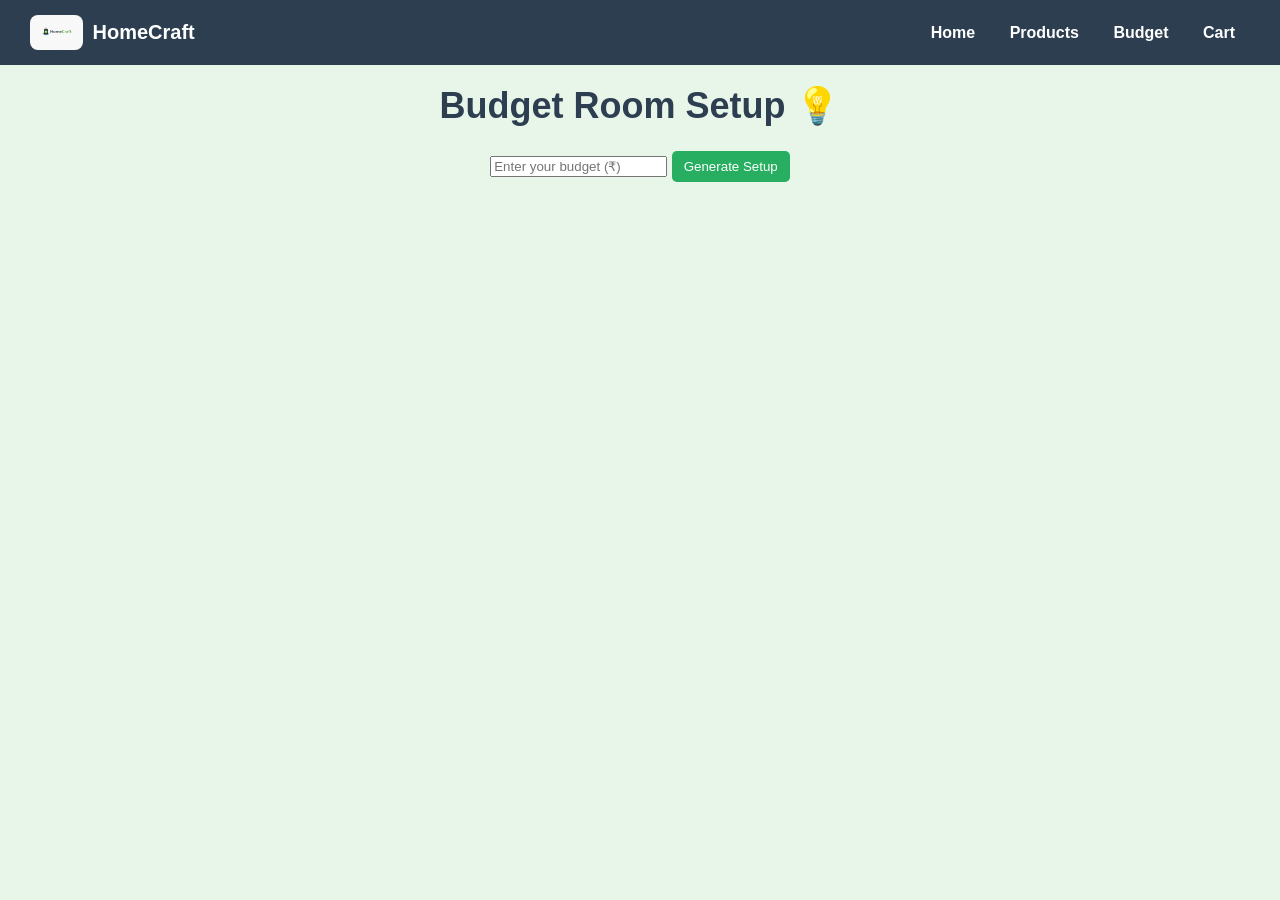
<file: budget.html>
<!DOCTYPE html>
<html>
<head>
    <title>Budget Setup - HomeCraft</title>
    <link rel="stylesheet" href="css/style.css">
</head>

<body>

<!-- Navbar -->
<header class="navbar">
    <div class="logo">
        <img src="images/logo.png" width="30">
        <span>HomeCraft</span>
    </div>

    <nav class="nav-links">
        <a href="index.html">Home</a>
        <a href="products.html">Products</a>
        <a href="budget.html">Budget</a>
        <a href="cart.html">Cart</a>
    </nav>
</header>

<h1 style="text-align:center;">Budget Room Setup 💡</h1>

<div style="text-align:center; margin:20px;">
    <input type="number" id="budgetInput" placeholder="Enter your budget (₹)">
    <button onclick="generateSetup()">Generate Setup</button>
</div>

<div id="result" class="products"></div>

<script>

function generateSetup(){

    let budget = parseInt(document.getElementById("budgetInput").value);
    let result = document.getElementById("result");

    result.innerHTML = "";

    if(!budget){
        alert("Enter budget!");
        return;
    }

    let products = [
        {name:"Wooden Chair", price:2000, img:"images/chair.jpg"},
        {name:"Wall Frame Decor", price:800, img:"images/frame.jpg"},
        {name:"DIY Shelf Kit", price:1500, img:"images/shelf.jpg"}
    ];

    let n = products.length;
    let count = 1;

    for(let i = 1; i < (1 << n); i++){

        let combo = [];
        let total = 0;

        for(let j = 0; j < n; j++){
            if(i & (1 << j)){
                combo.push(products[j]);
                total += products[j].price;
            }
        }

        if(total <= budget){

            result.innerHTML += `
            <div class="combo-box">

                <div class="combo-header">
                    <h3>
                        Combination ${count}
                        ${total === budget ? "🔥 BEST MATCH" : ""}
                    </h3>
                    <h2>₹${total}</h2>
                </div>

                <div class="combo-products">
                    ${combo.map(p => `
                        <div class="product-card small">
                            <img src="${p.img}">
                            <h4>${p.name}</h4>
                            <p>₹${p.price}</p>
                        </div>
                    `).join("")}
                </div>

                <button onclick='addComboToCart(${JSON.stringify(combo)})'>
                    Add This Combo 🛒
                </button>

            </div>
            `;

            count++;
        }
    }
}
function addComboToCart(combo){

    let cart = JSON.parse(localStorage.getItem("cart")) || [];

    combo.forEach(item => {

        let found = cart.find(p => p.name === item.name);

        if(found){
            found.quantity++;
        } else {
            cart.push({
                name: item.name,
                price: item.price,
                image: item.img,
                quantity: 1
            });
        }

    });

    localStorage.setItem("cart", JSON.stringify(cart));

    alert("Combo added to cart 🛒");
}


</script>

</body>
</html>
</file>
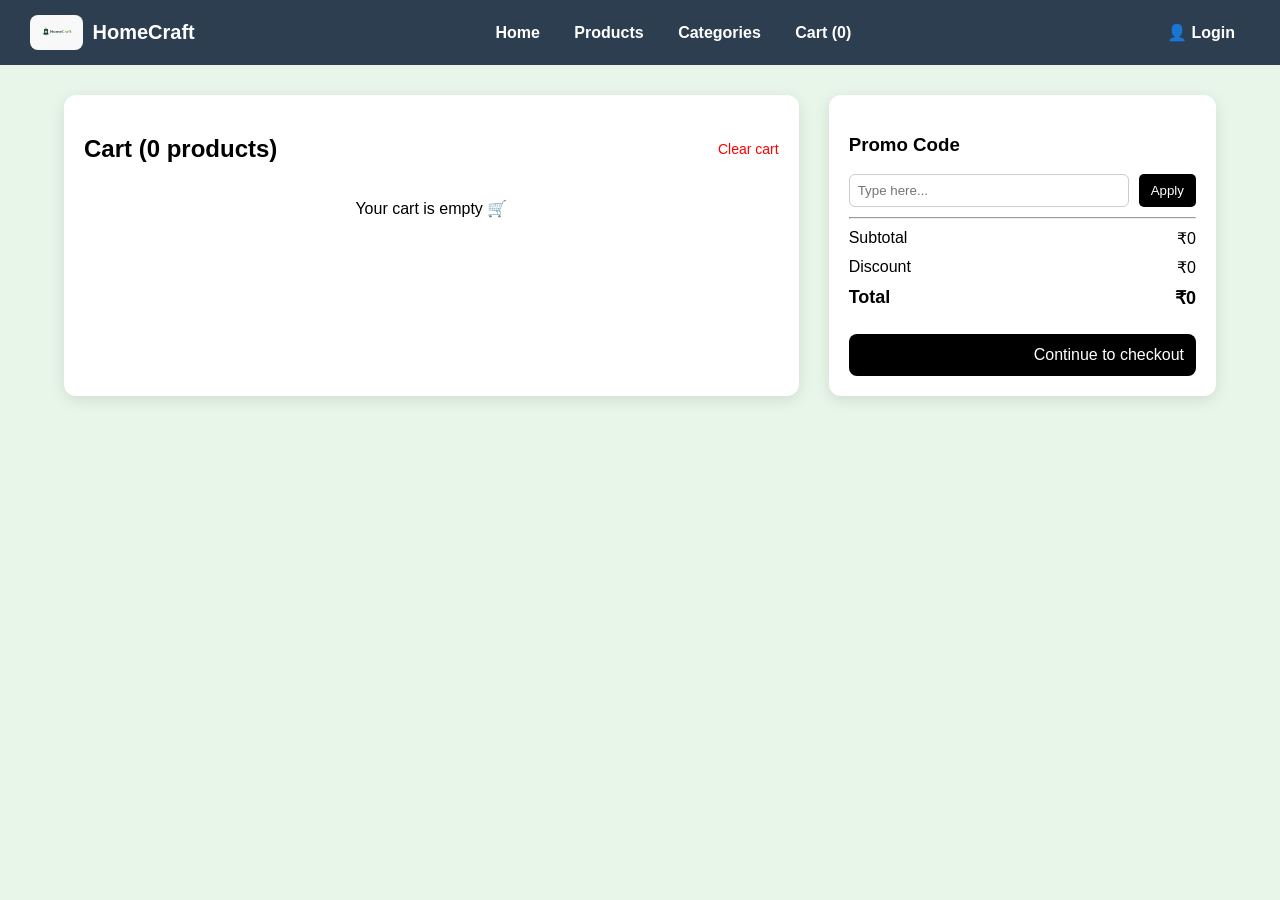
<file: cart.html>
<!DOCTYPE html>
<html>
<head>
    <title>Cart - HomeCraft</title>
    <link rel="stylesheet" href="css/style.css">
</head>

<body>

<!-- Navbar -->
<header class="navbar">
    <div class="logo">
        <img src="images/logo.png" width="30">
        <span>HomeCraft</span>
    </div>

    <nav class="nav-links">
        <a href="index.html">Home</a>
        <a href="products.html">Products</a>
        <a href="#">Categories</a>
        <a href="cart.html">Cart (<span id="cart-count-nav">0</span>)</a>
    </nav>

    <div class="login-panel">
        <a href="login.html">👤 Login</a>
    </div>
</header>

<!-- CART WRAPPER -->
<div class="cart-wrapper">

    <!-- LEFT SIDE -->
    <div class="cart-left">

        <div class="cart-header">
            <h2>Cart (<span id="cart-count">0</span> products)</h2>
            <span class="clear-cart">Clear cart</span>
        </div>

        <!-- 🔥 Dynamic items -->
        <div id="cart-container"></div>
        <p id="empty-msg" style="text-align:center; display:none;">
            Your cart is empty 🛒
        </p>

    </div>

    <!-- RIGHT SIDE -->
    <div class="cart-right">

        <h3>Promo Code</h3>

        <div class="promo-box">
            <input type="text" placeholder="Type here...">
            <button>Apply</button>
        </div>

        <hr>

        <div class="summary-row">
            <span>Subtotal</span>
            <span id="subtotal">₹0</span>
        </div>

        <div class="summary-row">
            <span>Discount</span>
            <span>₹0</span>
        </div>

        <div class="summary-row total">
            <b>Total</b>
            <b id="total">₹0</b>
        </div>

        <button class="checkout-btn" onclick="goToCheckout()">Continue to checkout</button>

    </div>

</div>

<!-- ================= JAVASCRIPT ================= -->
<script>

let cart = JSON.parse(localStorage.getItem("cart")) || [];

const container = document.getElementById("cart-container");
const subtotalEl = document.getElementById("subtotal");
const totalEl = document.getElementById("total");
const cartCount = document.getElementById("cart-count");
const clearCartBtn = document.querySelector(".clear-cart");

// 🔥 Render cart
function renderCart() {

    container.innerHTML = "";
    let total = 0;

    if(cart.length === 0){
        document.getElementById("empty-msg").style.display = "block";
    } else {
        document.getElementById("empty-msg").style.display = "none";
    }

    cartCount.innerText = cart.length;

    cart.forEach((item, index) => {

        total += item.price * item.quantity;

        container.innerHTML += `
        <div class="cart-item">

            <div class="item-left">
                <img src="${item.image}">
                <div>
                    <b>${item.name}</b>
                </div>
            </div>

            <div class="qty-box">
                <button onclick="decreaseQty(${index})">-</button>
                <span>${item.quantity}</span>
                <button onclick="increaseQty(${index})">+</button>
            </div>

            <div class="item-price">₹${item.price}</div>

            <div class="remove-btn" onclick="removeItem(${index})">✖</div>

        </div>
        `;
    });

    subtotalEl.innerText = "₹" + total;
    totalEl.innerText = "₹" + total;
}

// ➕ Increase
function increaseQty(index){
    cart[index].quantity++;
    saveCart();
}

// ➖ Decrease
function decreaseQty(index){
    if(cart[index].quantity > 1){
        cart[index].quantity--;
    }
    saveCart();
}

// ❌ Remove
function removeItem(index){
    cart.splice(index,1);
    saveCart();
}

// 💾 Save
function saveCart(){
    localStorage.setItem("cart", JSON.stringify(cart));
    renderCart();
}

// 🧹 Clear Cart
clearCartBtn.addEventListener("click", () => {
    localStorage.removeItem("cart");
    cart = [];
    renderCart();
});

// Load
renderCart();

function updateCartCount(){
    let cart = JSON.parse(localStorage.getItem("cart")) || [];
    
    let count = 0;
    cart.forEach(item => {
        count += item.quantity;
    });

    document.getElementById("cart-count-nav").innerText = count;
}

updateCartCount();

function goToCheckout(){
    window.location.href = "checkout.html";
}

</script>

</body>
</html>
</file>
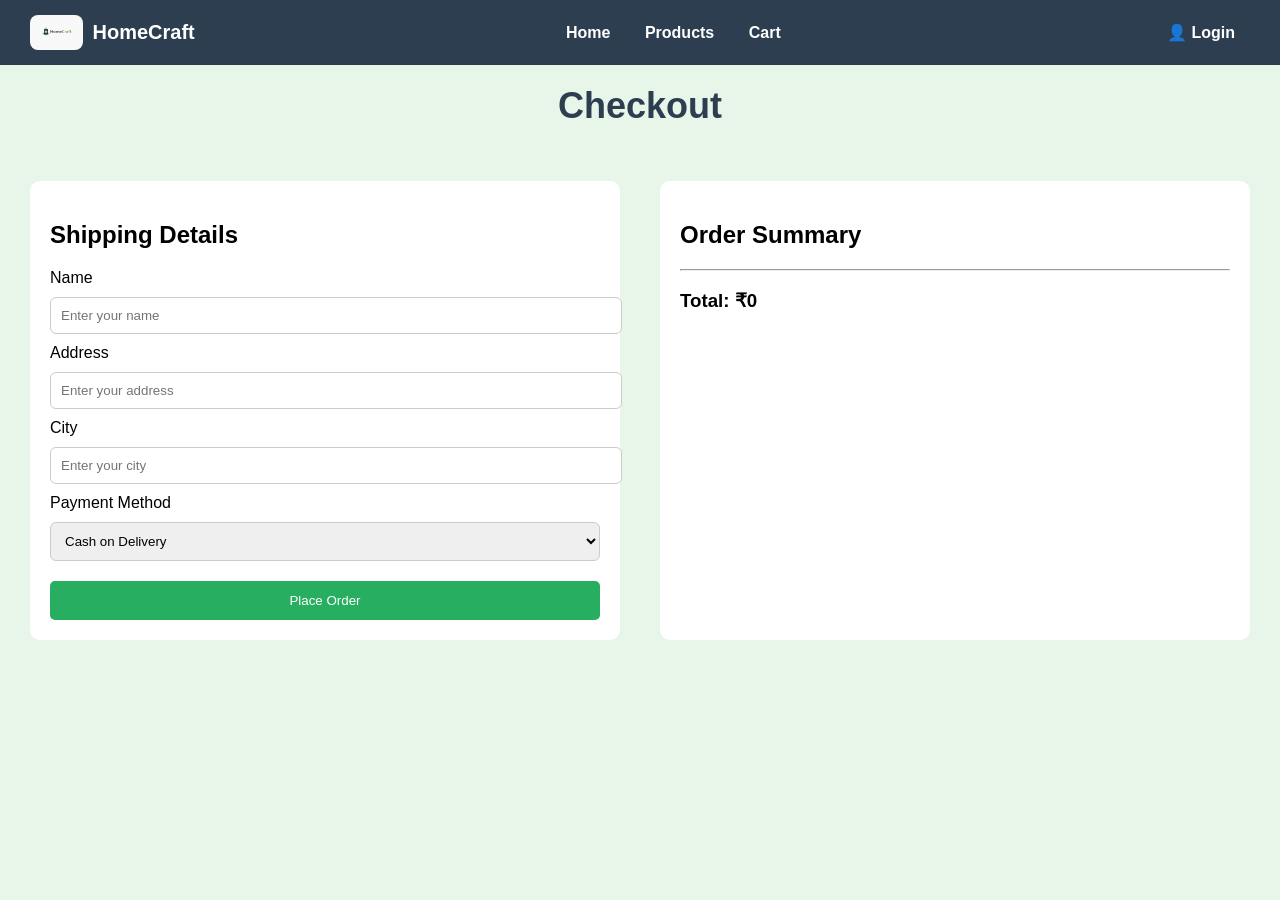
<file: checkout.html>
<!DOCTYPE html>
<html>
<head>
    <title>Checkout - HomeCraft</title>
    <link rel="stylesheet" href="css/style.css">
</head>

<body>

<!-- Navbar -->
<header class="navbar">
    <div class="logo">
        <img src="images/logo.png" width="30">
        <span>HomeCraft</span>
    </div>

    <nav class="nav-links">
        <a href="index.html">Home</a>
        <a href="products.html">Products</a>
        <a href="cart.html">Cart</a>
    </nav>

    <div class="login-panel">
        <a href="login.html">👤 Login</a>
    </div>
</header>

<h1 style="text-align:center;">Checkout</h1>

<div class="checkout-container">

    <!-- LEFT: FORM -->
    <div class="checkout-form">

        <h2>Shipping Details</h2>

        <label>Name</label>
        <input type="text" placeholder="Enter your name">

        <label>Address</label>
        <input type="text" placeholder="Enter your address">

        <label>City</label>
        <input type="text" placeholder="Enter your city">

        <label>Payment Method</label>
        <select>
            <option>Cash on Delivery</option>
            <option>UPI</option>
            <option>Card</option>
        </select>

        <button onclick="placeOrder()">Place Order</button>

    </div>

    <!-- RIGHT: ORDER SUMMARY -->
    <div class="checkout-summary">

        <h2>Order Summary</h2>

        <div id="order-items"></div>

        <hr>

        <h3>Total: ₹<span id="final-total">0</span></h3>

    </div>

</div>

<!-- ================= JAVASCRIPT ================= -->
<script>

let cart = JSON.parse(localStorage.getItem("cart")) || [];
let container = document.getElementById("order-items");
let total = 0;

// Show items
cart.forEach(item => {
    total += item.price * item.quantity;

    container.innerHTML += `
        <p>${item.name} (x${item.quantity}) - ₹${item.price * item.quantity}</p>
    `;
});

document.getElementById("final-total").innerText = total;

// Place Order
function placeOrder(){

    if(cart.length === 0){
        alert("Cart is empty!");
        return;
    }

    alert("Order placed successfully 🎉");

    localStorage.removeItem("cart");
    window.location.href = "index.html";
}

</script>

</body>
</html>
</file>
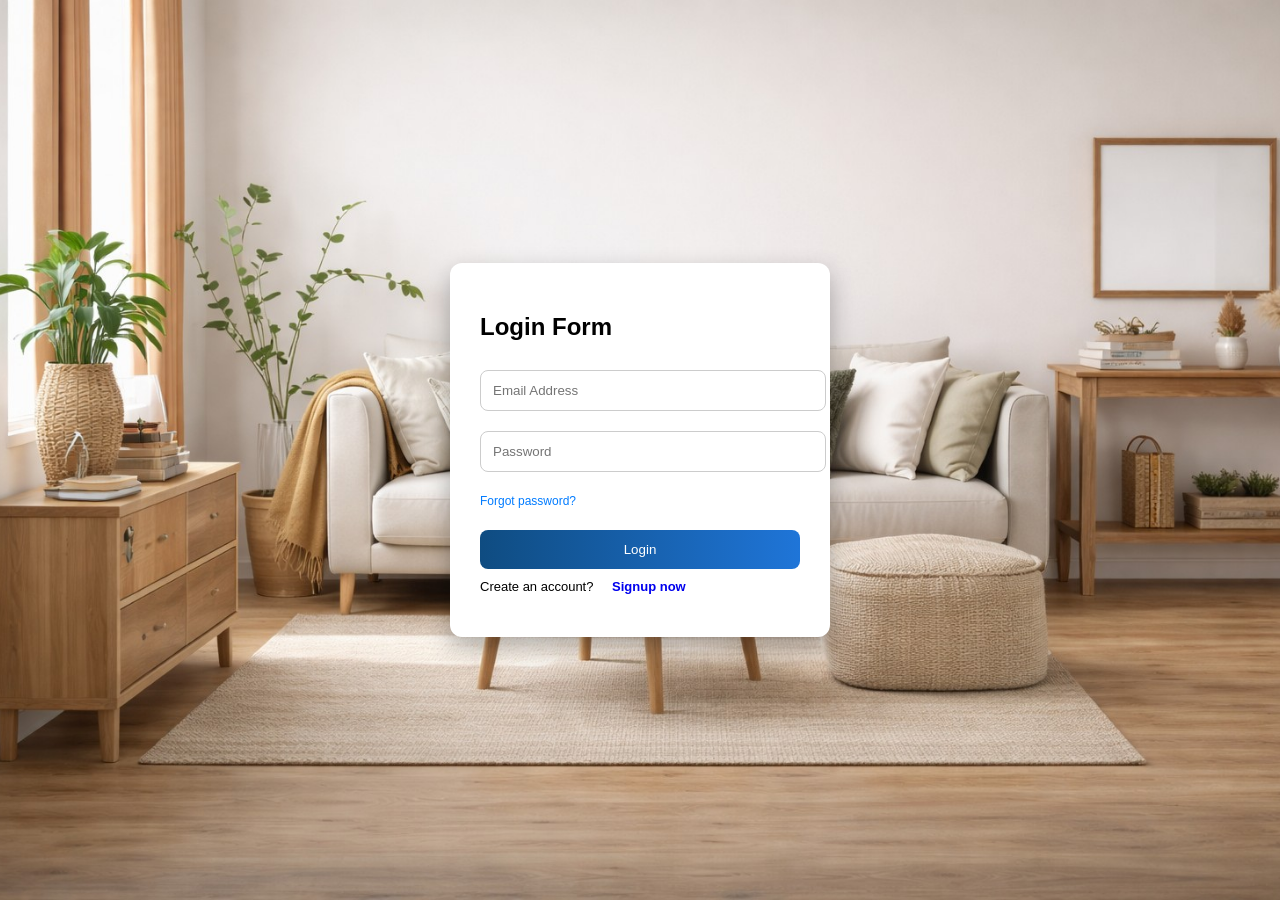
<file: login.html>
<!DOCTYPE html>
<html>
<head>
    <title>Login - HomeCraft</title>
    <link rel="stylesheet" href="css/style.css">
</head>

<body>

<div class="login-hero">
    <div class="overlay"></div>

    <div class="login-box">

        <h2>Login Form</h2>

        <input type="email" id="email" placeholder="Email Address">
        <input type="password" id="password" placeholder="Password">

        <p class="forgot">Forgot password?</p>

        <button onclick="login()">Login</button>

        <p class="switch">
            Create an account? <a href="signup.html">Signup now</a>
        </p>

    </div>
</div>

<script>
function login(){
    let email = document.getElementById("email").value;
    let password = document.getElementById("password").value;

    let user = JSON.parse(localStorage.getItem("user"));

    if(!user){
        alert("No account found! Signup first ❗");
        return;
    }

    if(email === user.email && password === user.password){
        alert("Login successful ✅");
        window.location.href = "index.html";
    } else {
        alert("Invalid credentials ❌");
    }
}
</script>

</body>
</html>
</file>
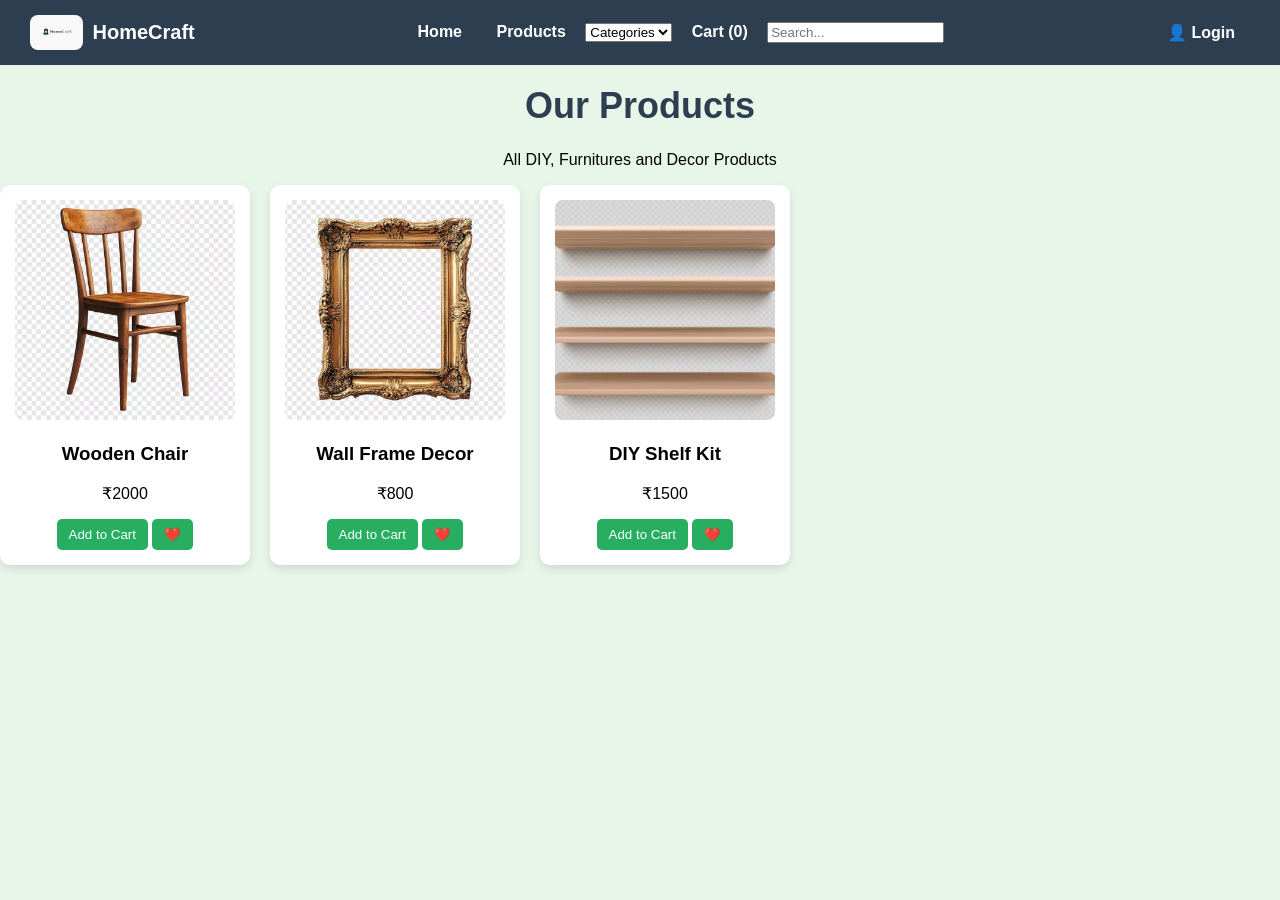
<file: products.html>
<!DOCTYPE html>
<html>
<head>
    <title>Products - HomeCraft</title>
    <link rel="stylesheet" href="css/style.css">
</head>
<body>
<div id="toast" class="toast">Item added to cart!</div>

<!-- Navbar -->
<header class="navbar">

    <div class="logo">
        <img src="images/logo.png" alt="logo">
        <span>HomeCraft</span>
    </div>

    <nav class="nav-links">
        <a href="index.html">Home</a>
        <a href="products.html">Products</a>
        <select onchange="filterCategory(this.value)">
            <option value="all">Categories</option>
            <option value="furniture">Furniture</option>
            <option value="decor">Decor</option>
            <option value="diy">DIY</option>
        </select>
        <a href="cart.html">Cart (<span id="cart-count-nav">0</span>)</a>
        <input type="text" id="search" placeholder="Search..." onkeyup="searchProduct()">
    </nav>

    <div class="login-panel">
        <a href="login.html">👤 Login</a>
    </div>

</header>

<h1>Our Products</h1>
<p style="text-align:center;">All DIY, Furnitures and Decor Products</p>

<div class="products">

    <div class="product-card" data-category="furniture">
        <img src="images/chair.jpg" width="200">
        <h3>Wooden Chair</h3>
        <p>₹2000</p>
        <button onclick="addToCart('Wooden Chair', 2000, 'images/chair.jpg')">
            Add to Cart
        </button>
        <button onclick="addToWishlist('Wooden Chair', 2000)">
            ❤️
        </button>
    </div>

    <div class="product-card" data-category="decor">
        <img src="images/frame.jpg" width="200">
        <h3>Wall Frame Decor</h3>
        <p>₹800</p>
        <button onclick="addToCart('Wall Frame Decor', 800, 'images/frame.jpg')">
            Add to Cart
        </button>
        <button onclick="addToWishlist('Wall Frame Decor', 800)">
            ❤️
        </button>
    </div>

    <div class="product-card" data-category="diy">
        <img src="images/shelf.jpg" width="200">
        <h3>DIY Shelf Kit</h3>
        <p>₹1500</p>
        <button onclick="addToCart('DIY Shelf Kit', 1500, 'images/shelf.jpg')">
            Add to Cart
        </button>
        <button onclick="addToWishlist('DIY Shelf Kit', 1500)">
            ❤️
        </button>
    </div>

</div>

<!-- ================= JAVASCRIPT ================= -->
<script>

function showToast(message){
    let toast = document.getElementById("toast");
    toast.innerText = message;
    toast.classList.add("show");

    setTimeout(() => {
        toast.classList.remove("show");
    }, 2000);
}

function addToCart(name, price, image){

    let cart = JSON.parse(localStorage.getItem("cart")) || [];

    let found = cart.find(item => item.name === name);

    if(found){
        found.quantity++;
    } else {
        cart.push({
            name: name,
            price: price,
            image: image,
            quantity: 1
        });
    }

    localStorage.setItem("cart", JSON.stringify(cart));

    updateCartCount();

    showToast(name + " added to cart ✅");
}


function updateCartCount(){
    let cart = JSON.parse(localStorage.getItem("cart")) || [];
    
    let count = 0;
    cart.forEach(item => {
        count += item.quantity;
    });

    document.getElementById("cart-count-nav").innerText = count;
}
    
    updateCartCount();
    
    function addToWishlist(name, price){
        let wishlist = JSON.parse(localStorage.getItem("wishlist")) || [];
        let found = wishlist.find(item => item.name === name);
        if(!found){
            wishlist.push({name, price});
            localStorage.setItem("wishlist", JSON.stringify(wishlist));
            showToast(name + " added to wishlist ❤️");
        } else {
            showToast("Already in wishlist ❗");
    }
}


function searchProduct(){
    let input = document.getElementById("search").value.toLowerCase();
    let products = document.querySelectorAll(".product-card");

    products.forEach(product => {
        let name = product.querySelector("h3").innerText.toLowerCase();

        if(name.includes(input)){
            product.style.display = "block";
        } else {
            product.style.display = "none";
        }
    });
}
function filterCategory(category){

    let products = document.querySelectorAll(".product-card");

    products.forEach(product => {

        if(category === "all"){
            product.style.display = "block";
        } 
        else if(product.dataset.category === category){
            product.style.display = "block";
        } 
        else {
            product.style.display = "none";
        }

    });

}
</script>

</body>
</html>
</file>
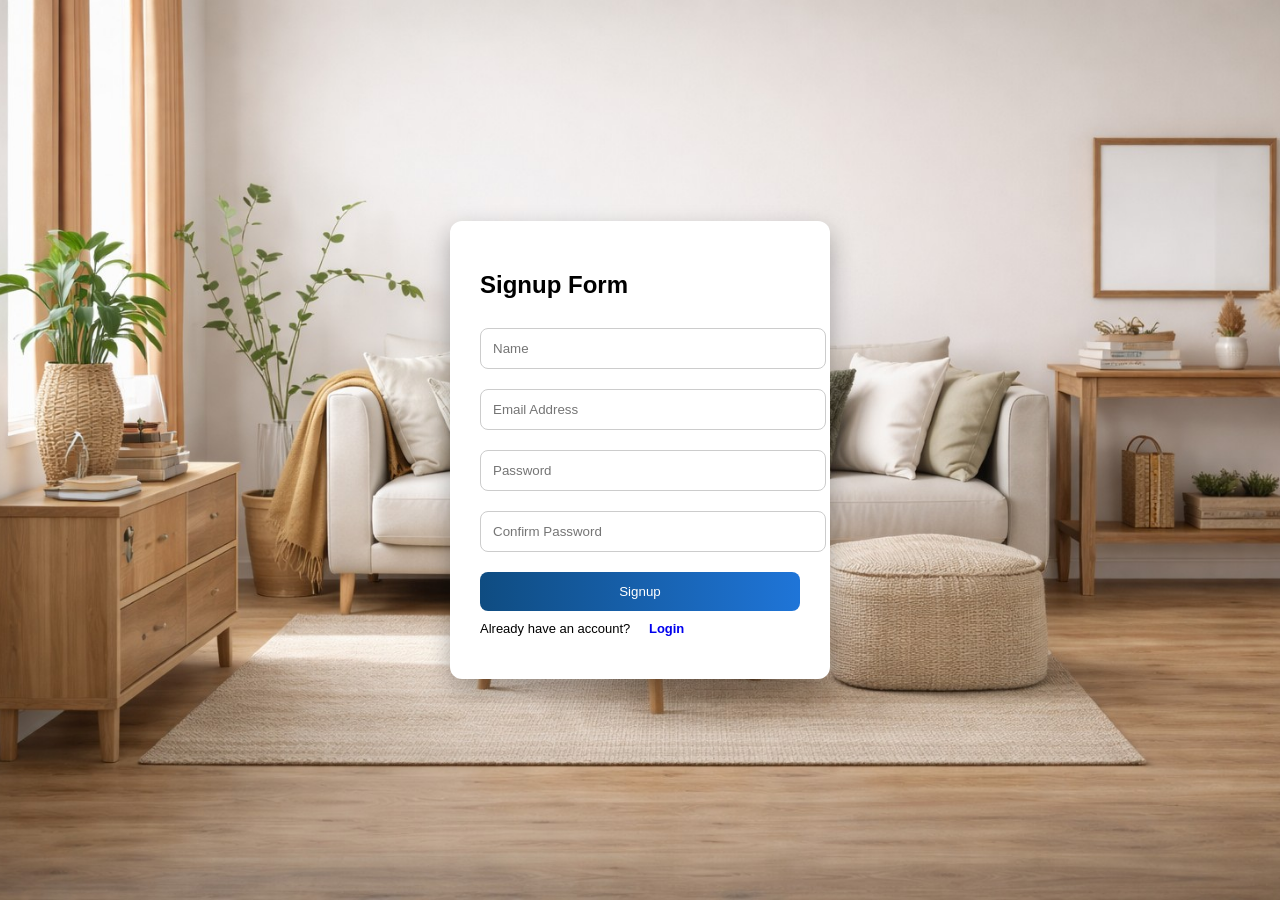
<file: signup.html>
<!DOCTYPE html>
<html>
<head>
    <title>Signup - HomeCraft</title>
    <link rel="stylesheet" href="css/style.css">
</head>

<body>

<div class="login-hero">
    <div class="overlay"></div>

    <div class="login-box">

        <h2>Signup Form</h2>

        <input type="text" id="name" placeholder="Name">
        <input type="email" id="email" placeholder="Email Address">
        <input type="password" id="password" placeholder="Password">
        <input type="password" id="confirm" placeholder="Confirm Password">

        <button onclick="signup()">Signup</button>

        <p class="switch">
            Already have an account? <a href="login.html">Login</a>
        </p>

    </div>
</div>

<script>
function signup(){

    let name = document.getElementById("name").value;
    let email = document.getElementById("email").value;
    let password = document.getElementById("password").value;
    let confirm = document.getElementById("confirm").value;

    if(name === "" || email === "" || password === "" || confirm === ""){
        alert("Fill all fields ❗");
        return;
    }

    if(password !== confirm){
        alert("Passwords do not match ❌");
        return;
    }

    let user = {name, email, password};
    localStorage.setItem("user", JSON.stringify(user));

    alert("Signup successful ✅");
    window.location.href = "login.html";
}
</script>

</body>
</html>
</file>
<file: css/style.css>
/* ================= GLOBAL ================= */

body{
    margin:0;
    padding:0;
    font-family:"Segoe UI", Arial, sans-serif;
    background-color:#e8f5e9;
}

h1{
    color:#2c3e50;
    font-size:36px;
    text-align:center;
    margin-top:20px;
}

a{
    text-decoration:none;
    margin:15px;
    font-weight:bold;
}

a:hover{
    color:#27ae60;
}

img{
    border-radius:8px;
}

/* ================= BUTTONS ================= */

button{
    background-color:#27ae60;
    color:white;
    border:none;
    padding:8px 12px;
    border-radius:5px;
    cursor:pointer;
}

button:hover{
    background-color:#219150;
}

/* ================= NAVBAR ================= */

.navbar{
    background-color:#2c3e50;
    padding:15px 30px;
    display:flex;
    justify-content:space-between;
    align-items:center;
}

.navbar a{
    color:white;
}

.navbar a:hover{
    color:#2ecc71;
}

/* ================= PRODUCTS ================= */

.products{
    display:flex;
    gap:20px;
    flex-wrap:wrap;
}

.product-card{
    background:white;
    padding:15px;
    border-radius:10px;
    width:220px;
    text-align:center;
    box-shadow:0 4px 10px rgba(0,0,0,0.1);
    transition:0.3s;
}

.product-card img{
    width:100%;
    height:220px;
    object-fit:cover;
}

.product-card:hover{
    transform:scale(1.05);
}

/* ================= HERO ================= */

.hero{
    background:url("../images/hero.jpg") no-repeat center/cover;
    height:350px;
    display:flex;
    align-items:center;
    justify-content:center;
}

.hero-text{
    padding:40px 60px;
    color:white;
    text-align:center;
}

.hero-text h1{
    color:white;
    font-size:42px;
    text-shadow:2px 2px 8px rgba(0,0,0,0.6);
}

.hero-text p{
    font-size:22px;
}

.shop-btn{
    display:inline-block;
    margin-top:15px;
    padding:10px 20px;
    background:#ff7a45;
    color:white;
    border-radius:6px;
}

/* ================= HOMEPAGE PRODUCTS ================= */

.section-title{
    text-align:center;
    font-size:28px;
}

.product-grid{
    display:flex;
    justify-content:center;
    gap:30px;
    flex-wrap:wrap;
}

/* ================= FOOTER ================= */

.footer{
    background:#2c3e50;
    color:white;
    padding:30px;
    margin-top:40px;
}

.footer-container{
    display:flex;
    justify-content:space-between;
    flex-wrap:wrap;
}

.footer-section{
    width:250px;
}

.footer-section a{
    color:white;
}

.footer-section a:hover{
    color:#27ae60;
}

.footer-bottom{
    text-align:center;
    margin-top:20px;
}

/* ================= LOGIN HERO PAGE ================= */

.login-hero{
    height:100vh;
    background:url("../images/login-bg.jpg") no-repeat center/cover;
    display:flex;
    justify-content:center;
    align-items:center;
    position:relative;
}

/* Overlay */
.overlay{
    position:absolute;
    width:100%;
    height:100%;
    background:rgba(0,0,0,0);
     pointer-events: none;   /* ✅ FIX */
}

/* Content */
.login-content{
    position:relative;
    text-align:center;
    color:white;
}

/* Headings */
.login-content h1{
    font-size:32px;
    color:white;
}

.login-content h2{
    font-size:28px;
    margin:10px 0;
}

.login-content p{
    margin-bottom:20px;
}

/* Login Box */
.login-box{
    background:white;
    padding:25px;
    border-radius:10px;
    width:320px;
    margin:auto;
    box-shadow:0 8px 25px rgba(0,0,0,0.3);
    display:flex;
    flex-direction:column;
    align-items: flex-start;
}
/* ================= CART PAGE ================= */

.cart-title{
    text-align:center;
    font-size:32px;
    margin:20px 0;
}

/* Main cart box */
.cart-box{
    width:70%;
    margin:20px auto;
    background:rgba(255,255,255,0.9);
    padding:25px;
    border-radius:10px;
    box-shadow:0 6px 20px rgba(0,0,0,0.2);
}

/* Each cart item */
.cart-item{
    display:flex;
    align-items:center;
    justify-content:space-between;
    border-bottom:1px solid #ddd;
    padding:15px 0;
}

/* Product image */
.cart-item img{
    width:80px;
    height:80px;
    object-fit:cover;
}

/* Product name */
.cart-details{
    flex:1;
    margin-left:15px;
}

/* Price */
.cart-price{
    font-weight:bold;
    width:80px;
    text-align:center;
}

/* Quantity box */
.cart-qty{
    display:flex;
    align-items:center;
    gap:10px;
}

.cart-qty button{
    padding:5px 10px;
    background:#ddd;
    color:#333;
    border-radius:5px;
}

.cart-qty span{
    font-weight:bold;
}

/* Total section */
.cart-total{
    text-align:right;
    margin-top:20px;
    font-size:20px;
    font-weight:bold;
}

/* Checkout button */
.checkout-btn{
    text-align:right;
    margin-top:15px;
}

.checkout-btn button{
    background:#e67e22;
    padding:12px 20px;
    border-radius:6px;
    font-size:16px;
}

.checkout-btn button:hover{
    background:#ca6f1e;
}

/* Button */
.login-box button{
    width:100%;
    padding:10px;
    background:#27ae60;
    color:white;
    border:none;
    border-radius:6px;
}

.login-box button:hover{
    background:#1e8449;
}
/* Label above input */
.login-box label{
    display:block;
    text-align:left;
    font-weight:bold;
    margin-top:10px;
    margin-bottom:5px;
    color:#333;
}

/* Input spacing */
.login-box input{
    width:300px;
    padding:10px;
    border-radius:6px;
    border:1px solid #ccc;
    margin-bottom:15px;
}
.logo{
    display:flex;
    align-items:center;
    gap:10px;
    color:white;
    font-size:20px;
    font-weight:bold;
}

/* Perfect size for navbar */
.logo img{
    height:35px;
    width:auto;   /* 🔥 VERY IMPORTANT (keeps ratio) */
    object-fit:contain;
}
/* ================= NEW CART PAGE (MODERN UI) ================= */

/* Main layout */
.cart-wrapper{
    display:flex;
    justify-content:space-between;
    gap:30px;
    width:90%;
    margin:30px auto;
    flex-wrap:wrap;
}

/* LEFT SIDE */
.cart-left{
    flex:2;
    background:white;
    padding:20px;
    border-radius:12px;
    box-shadow:0 4px 15px rgba(0,0,0,0.1);
}

/* Header */
.cart-header{
    display:flex;
    justify-content:space-between;
    align-items:center;
    margin-bottom:15px;
}

.clear-cart{
    color:red;
    cursor:pointer;
    font-size:14px;
}

/* Cart item */
.cart-item{
    display:flex;
    align-items:center;
    justify-content:space-between;
    padding:15px;
    border:1px solid #eee;
    border-radius:10px;
    margin-bottom:15px;
}

/* Left item (image + text) */
.item-left{
    display:flex;
    align-items:center;
    gap:15px;
}

.item-left img{
    width:60px;
    height:60px;
    object-fit:cover;
    border-radius:10px;
}

/* Quantity box */
.qty-box{
    display:flex;
    align-items:center;
    gap:10px;
}

.qty-box button{
    background:#eee;
    color:#333;
    padding:5px 10px;
    border-radius:5px;
}

.qty-box span{
    font-weight:bold;
}

/* Price */
.item-price{
    font-weight:bold;
    width:80px;
    text-align:center;
}

/* Remove button */
.remove-btn{
    color:red;
    cursor:pointer;
    font-size:18px;
}

/* RIGHT SIDE */
.cart-right{
    flex:1;
    background:white;
    padding:20px;
    border-radius:12px;
    box-shadow:0 4px 15px rgba(0,0,0,0.1);
    height:fit-content;
}

/* Promo box */
.promo-box{
    display:flex;
    gap:10px;
    margin:10px 0;
}

.promo-box input{
    flex:1;
    padding:8px;
    border-radius:6px;
    border:1px solid #ccc;
}

.promo-box button{
    background:black;
}

/* Summary rows */
.summary-row{
    display:flex;
    justify-content:space-between;
    margin:10px 0;
}

/* Total highlight */
.summary-row.total{
    font-size:18px;
}

/* Checkout button */
.checkout-btn{
    width:100%;
    padding:12px;
    margin-top:15px;
    background:black;
    border-radius:8px;
    font-size:16px;
}

.checkout-btn:hover{
    background:#333;
}
/* ================= RESPONSIVE DESIGN ================= */

/* Tablet */
@media (max-width: 1024px){

    .product-grid{
        flex-wrap: wrap;
        gap:20px;
    }

    .cart-wrapper{
        flex-direction: column;
        width:90%;
        margin:auto;
    }

    .cart-left, .cart-right{
        width:100%;
    }

}

/* Mobile */
@media (max-width: 768px){

    .navbar{
        flex-direction: column;
        align-items: center;
        gap:10px;
    }

    .nav-links{
        display:flex;
        flex-wrap:wrap;
        justify-content:center;
    }

    .hero{
        height:250px;
        padding:20px;
    }

    .hero-text h1{
        font-size:28px;
    }

    .product-grid{
        flex-direction: column;
        align-items:center;
    }

    .product-card{
        width:90%;
    }

    .cart-item{
        flex-direction: column;
        gap:10px;
        text-align:center;
    }

    .qty-box{
        justify-content:center;
    }

    .cart-right{
        margin-top:20px;
    }

}

/* Toast Message */
.toast{
    position:fixed;
    bottom:20px;
    right:20px;
    background:#27ae60;
    color:white;
    padding:12px 20px;
    border-radius:6px;
    opacity:0;
    transition:0.5s;
    z-index:1000;
}

.toast.show{
    opacity:1;
}

/* ================= CHECKOUT PAGE ================= */

.checkout-container{
    display:flex;
    gap:40px;
    padding:30px;
    flex-wrap:wrap;
}

.checkout-form{
    flex:1;
    background:white;
    padding:20px;
    border-radius:10px;
}

.checkout-form input,
.checkout-form select{
    width:100%;
    padding:10px;
    margin:10px 0;
    border-radius:6px;
    border:1px solid #ccc;
}

.checkout-form button{
    width:100%;
    padding:12px;
    margin-top:10px;
}

.checkout-summary{
    flex:1;
    background:white;
    padding:20px;
    border-radius:10px;
}

/* Center login box */
.login-box{
    background:white;
    padding:30px;
    border-radius:12px;
    width:320px;
    margin:auto;
    box-shadow:0 10px 25px rgba(0,0,0,0.3);
    text-align:center;
}

/* Inputs */
.login-box input{
    width:100%;
    padding:12px;
    margin:10px 0;
    border-radius:8px;
    border:1px solid #ccc;
}

/* Button */
.login-box button{
    width:100%;
    padding:12px;
    background:linear-gradient(to right,#0f4c81,#1f75d8);
    color:white;
    border:none;
    border-radius:8px;
    margin-top:10px;
}

/* Small text */
.forgot{
    font-size:12px;
    color:#007bff;
    text-align:left;
}

.switch{
    margin-top:10px;
    font-size:13px;
}

.combo-box{
    background: #fff;
    padding: 20px;
    margin: 20px auto;
    border-radius: 10px;
    width: 80%;
    box-shadow: 0 4px 10px rgba(0,0,0,0.1);
}

.combo-products{
    display: flex;
    gap: 20px;
    justify-content: center;
    flex-wrap: wrap;
}

.product-card.small{
    width: 150px;
}

.combo-box button{
    background: green;
    color: white;
    padding: 10px 20px;
    border: none;
    border-radius: 5px;
    cursor: pointer;
}
.combo-box{
    background: white;
    padding: 20px;
    margin: 30px auto;
    border-radius: 12px;
    width: 80%;
    box-shadow: 0 4px 12px rgba(0,0,0,0.1);
}

.combo-header{
    display: flex;
    justify-content: space-between;
    align-items: center;
}

.combo-products{
    display: flex;
    justify-content: center;
    gap: 20px;
    flex-wrap: wrap;
    margin: 15px 0;
}

.product-card.small{
    width: 140px;
}

.combo-box button{
    background: green;
    color: white;
    padding: 10px 18px;
    border: none;
    border-radius: 6px;
    cursor: pointer;
}
</file>
